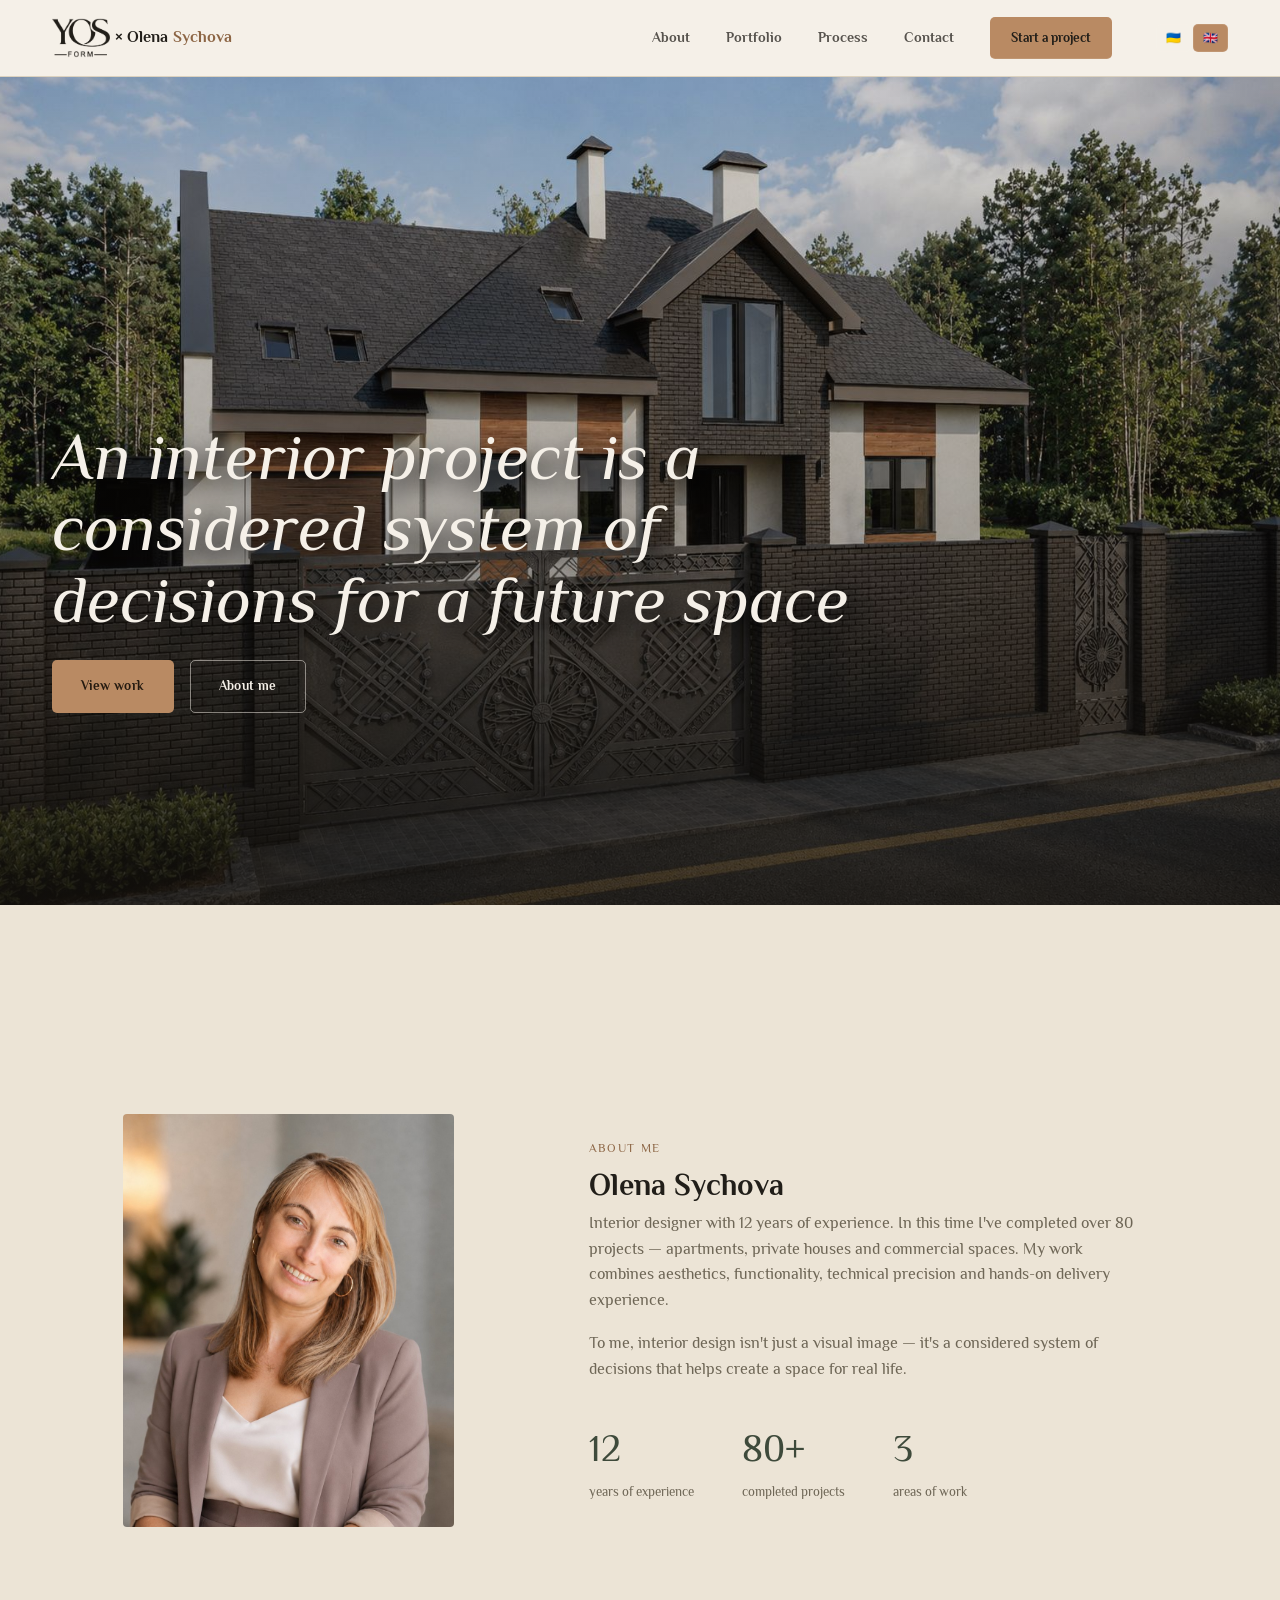
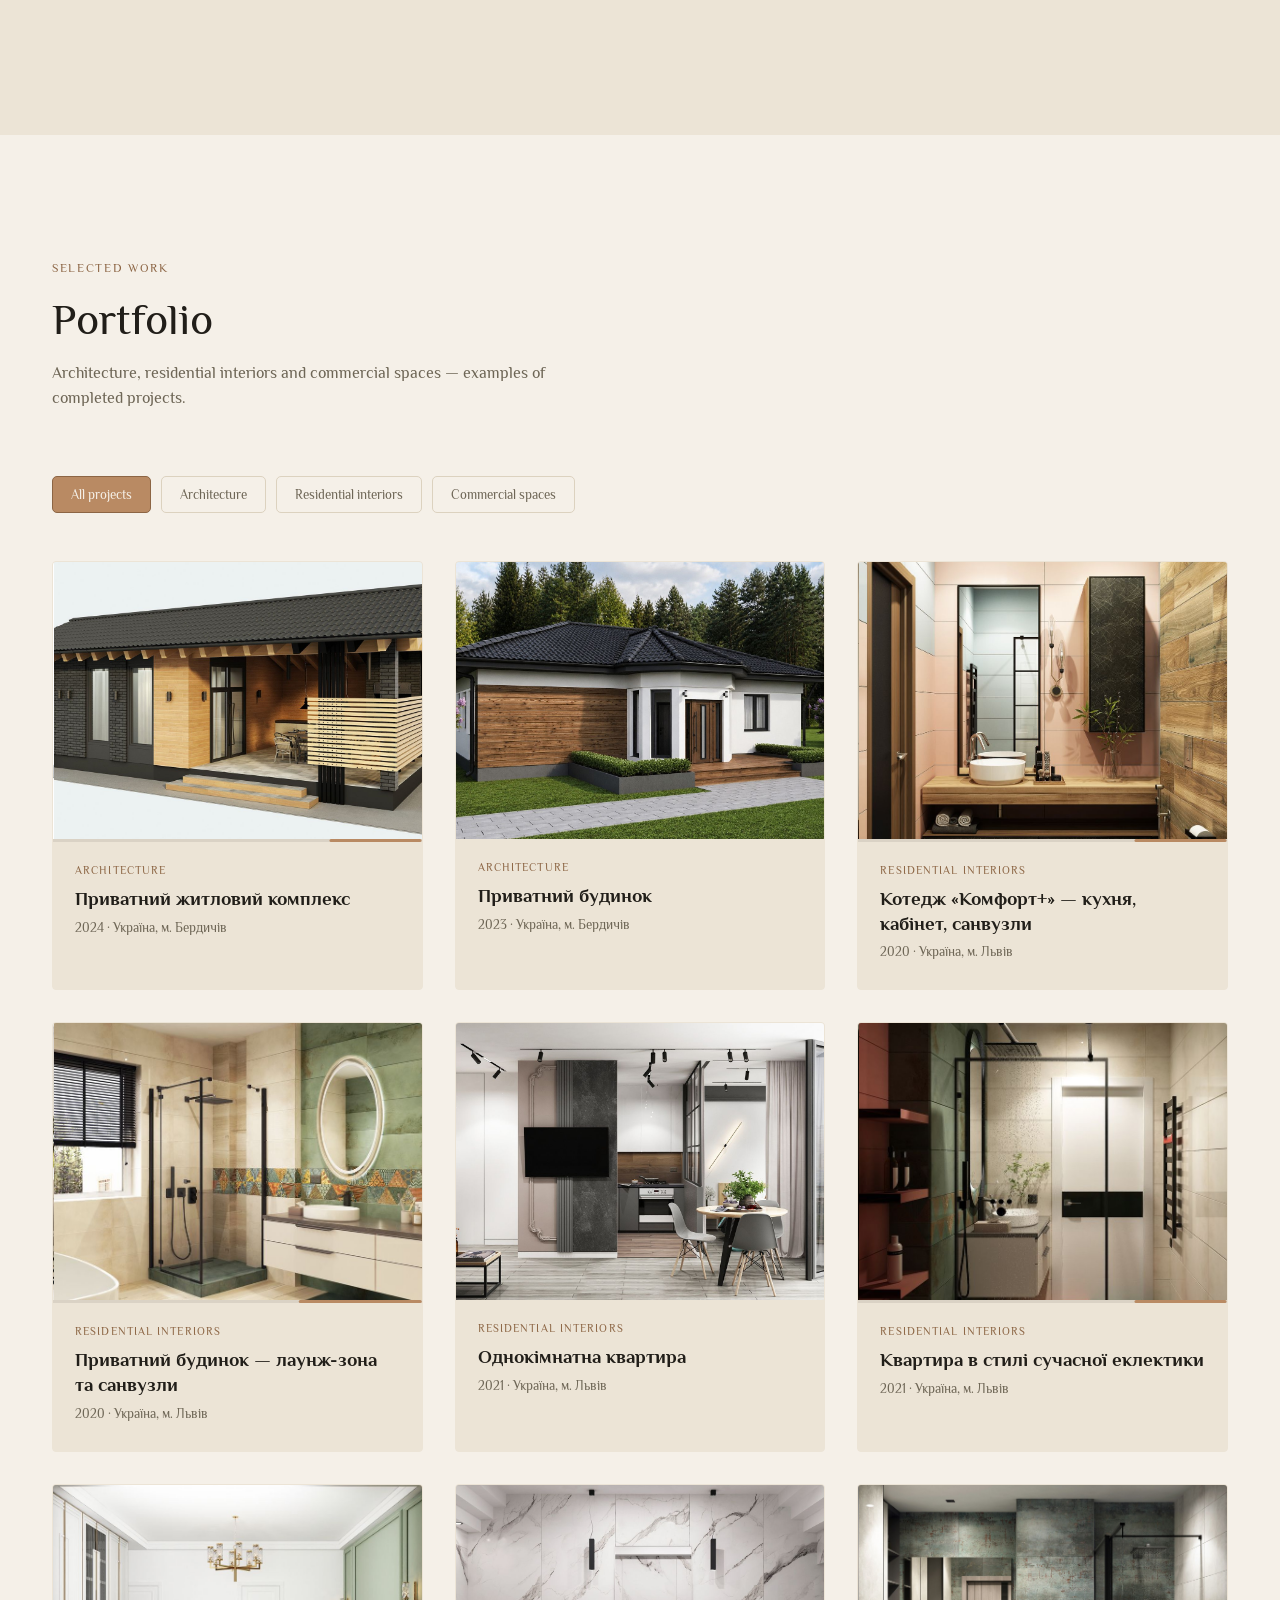
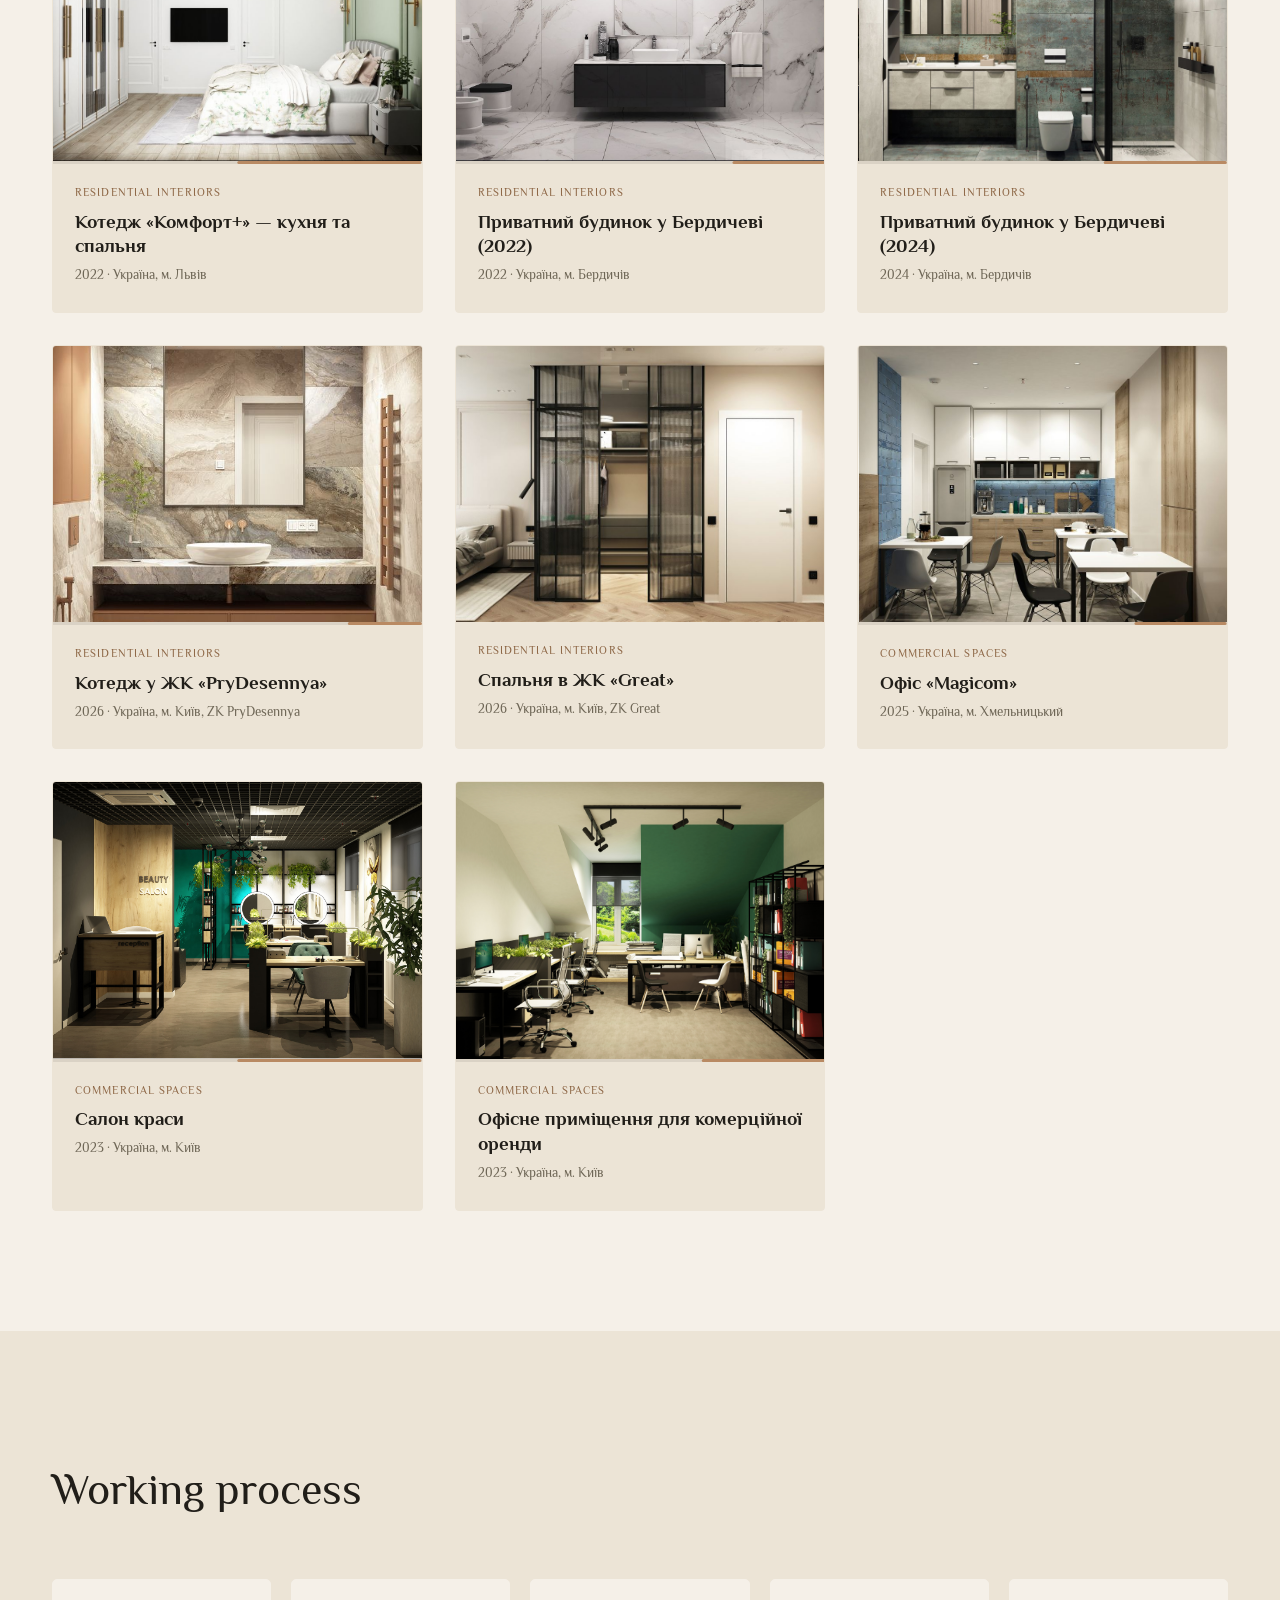
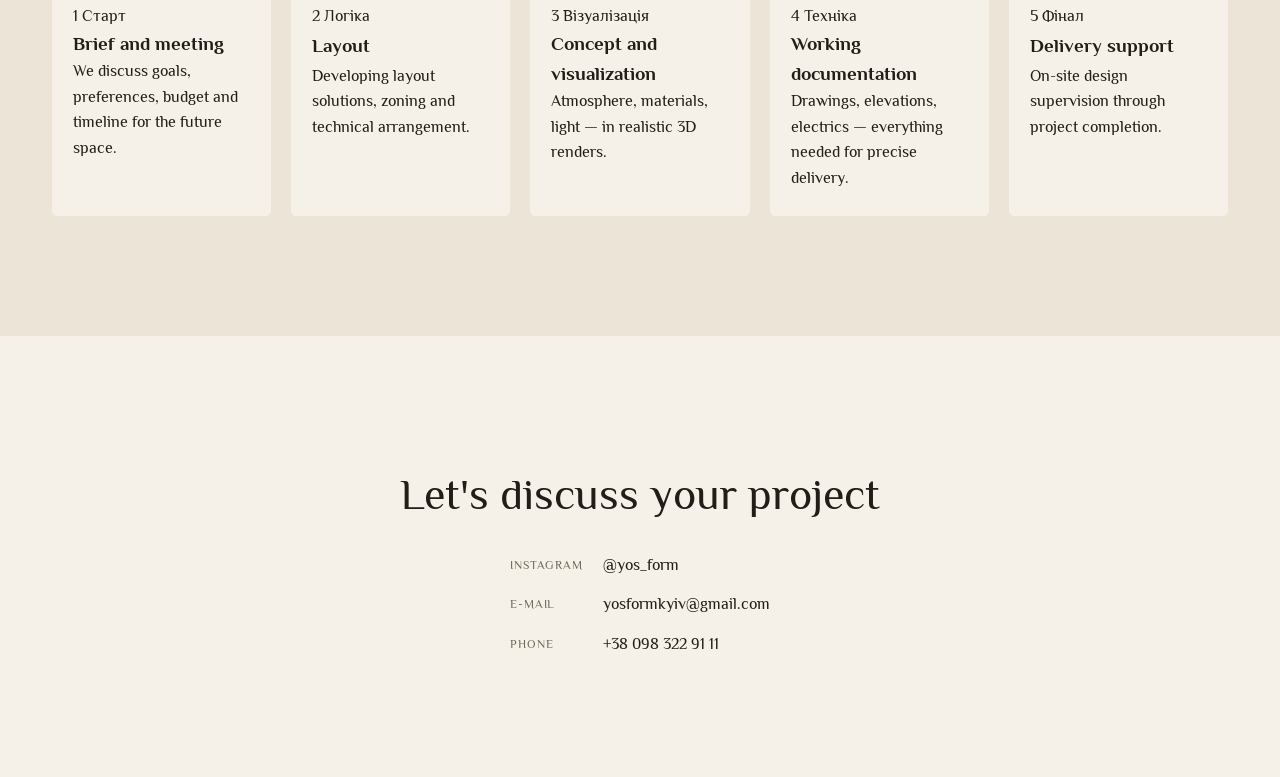
<file: index.html>
<!DOCTYPE html>
<html lang="uk" data-i18n-title="meta.title">
<head>
<meta charset="UTF-8">
<meta name="viewport" content="width=device-width, initial-scale=1.0">
<title>Olena Sychova — Interior Designer</title>
<link rel="stylesheet" href="css/styles.css">
</head>
<body>

<header class="site-header">
  <div class="wrap">
    <a href="index.html" class="logo"><img src="assets/img/Logo.png" alt="YOS"> × Olena <span>Sychova</span></a>
    <nav class="main-nav">
      <a href="#about" data-i18n="nav.about">Дизайнер</a>
      <a href="#portfolio" data-i18n="nav.portfolio">Портфоліо</a>
      <a href="#process" data-i18n="nav.process">Процес роботи</a>
      <a href="#contact" data-i18n="nav.contact">Контакти</a>
      <a href="#contact" class="nav-cta" data-i18n="nav.cta">Обговорити проєкт</a>
      <div class="lang-switch">
        <button data-lang="uk">🇺🇦</button>
        <button data-lang="en">🇬🇧</button>
      </div>
    </nav>
    <button class="nav-toggle" aria-label="Menu">☰</button>
  </div>
</header>

<!-- HERO -->
<section class="hero" id="hero">
  <div class="hero-media">
    <img src="assets/img/hero-house.jpg" alt="Olena Sychova interior design">
  </div>
  <div class="hero-content">
    <h1 class="hero-title" data-i18n="hero.title">Дизайн-проєкт — продумана система рішень для майбутнього простору</h1>
    <div class="hero-actions">
      <a href="#portfolio" class="btn btn-primary" data-i18n="hero.cta_primary">Дивитися роботи</a>
      <a href="#about" class="btn btn-outline" data-i18n="hero.cta_secondary">Про мене</a>
    </div>
  </div>
</section>

<!-- ABOUT -->
<section class="about" id="about">
  <div class="wrap about-grid">
    <div class="about-media">
      <img src="assets/img/about.jpg" alt="Olena Sychova">
    </div>
    <div class="about-text">
      <span class="eyebrow" data-i18n="about.eyebrow">Про дизайнерку</span>
      <h2 class="about-name" data-i18n="about.title">Олена Сичова</h2>
      <p data-i18n="about.text">Дизайнерка інтер'єрів із 12-річним досвідом роботи...</p>
      <p data-i18n="about.text_secondary">Для мене дизайн інтер'єру — це не лише візуальний образ...</p>

      <div class="stat-row">
        <div class="stat"><b data-i18n="about.stat_years_value">12</b><span data-i18n="about.stat_years_label">років досвіду</span></div>
        <div class="stat"><b data-i18n="about.stat_projects_value">80+</b><span data-i18n="about.stat_projects_label">реалізованих проєктів</span></div>
        <div class="stat"><b data-i18n="about.stat_scope_value">3</b><span data-i18n="about.stat_scope_label">напрямки роботи</span></div>
      </div>
    </div>
  </div>
</section>

<!-- PORTFOLIO -->
<section class="portfolio" id="portfolio">
  <div class="wrap">
    <div class="section-head">
      <span class="eyebrow" data-i18n="portfolio.eyebrow">Вибрані роботи</span>
      <h2 class="section-title" data-i18n="portfolio.title">Портфоліо</h2>
      <p class="section-subtitle" data-i18n="portfolio.subtitle">Архітектура, житлові інтер'єри та комерційні простори.</p>
    </div>

    <div class="portfolio-header">
      <div class="filters">
        <button class="filter-btn active" data-filter="all" data-i18n="portfolio.filter_all">Усі проєкти</button>
        <button class="filter-btn" data-filter="architecture" data-i18n="portfolio.filter_architecture">Архітектура</button>
        <button class="filter-btn" data-filter="residential" data-i18n="portfolio.filter_residential">Житлові інтер'єри</button>
        <button class="filter-btn" data-filter="commercial" data-i18n="portfolio.filter_commercial">Комерційні простори</button>
      </div>
    </div>

    <div class="project-grid" id="project-grid">
      <!-- rendered by js/app.js from data/projects.json -->
    </div>
  </div>
</section>

<!-- PROCESS -->
<section class="process" id="process">
  <div class="wrap">
    <div class="section-head">
      <h2 class="section-title" data-i18n="process.title">Процес співпраці</h2>
    </div>

    <div class="process-list">
      <div class="process-item">
        <div class="process-num-wrap">
          <span class="process-num">1</span>
          <span class="process-tag">Старт</span>
        </div>
        <div class="process-content">
          <h3 data-i18n="process.step1_title">Бриф і зустріч</h3>
          <p data-i18n="process.step1_text">Обговорюємо задачі, побажання, бюджет і терміни.</p>
        </div>
      </div>

      <div class="process-item">
        <div class="process-num-wrap">
          <span class="process-num">2</span>
          <span class="process-tag">Логіка</span>
        </div>
        <div class="process-content">
          <h3 data-i18n="process.step2_title">Планування</h3>
          <p data-i18n="process.step2_text">Розробка планувальних рішень, зонування та технічних вузлів.</p>
        </div>
      </div>

      <div class="process-item">
        <div class="process-num-wrap">
          <span class="process-num">3</span>
          <span class="process-tag">Візуалізація</span>
        </div>
        <div class="process-content">
          <h3 data-i18n="process.step3_title">Концепція та візуалізація</h3>
          <p data-i18n="process.step3_text">Атмосфера, матеріали, світло — у реалістичних 3D-візуалізаціях.</p>
        </div>
      </div>

      <div class="process-item">
        <div class="process-num-wrap">
          <span class="process-num">4</span>
          <span class="process-tag">Техніка</span>
        </div>
        <div class="process-content">
          <h3 data-i18n="process.step4_title">Робоча документація</h3>
          <p data-i18n="process.step4_text">Креслення, розгортки, електрика — усе для точної реалізації.</p>
        </div>
      </div>

      <div class="process-item">
        <div class="process-num-wrap">
          <span class="process-num">5</span>
          <span class="process-tag">Фінал</span>
        </div>
        <div class="process-content">
          <h3 data-i18n="process.step5_title">Супровід реалізації</h3>
          <p data-i18n="process.step5_text">Авторський нагляд на об'єкті до завершення проєкту.</p>
        </div>
      </div>
    </div>
  </div>
</section>

<!-- CONTACT -->
<section class="contact" id="contact">
  <div class="wrap contact-grid">
    <div class="contact-info">
      <h2 class="section-title" data-i18n="contact.title">Обговоримо ваш проєкт?</h2>
      <dl>
        <dt data-i18n="contact.instagram_label">Instagram</dt>
        <dd><a href="https://www.instagram.com/yos_form/" target="_blank" rel="noopener">@yos_form</a></dd>
        <dt data-i18n="contact.email_label">E-mail</dt>
        <dd><a href="mailto:karawadzho@gmail.com">yosformkyiv@gmail.com</a></dd>
        <dt data-i18n="contact.phone_label">Телефон</dt>
        <dd><a href="tel:+380983229111">+38 098 322 91 11</a></dd>
      </dl>
    </div>
  </div>
</section>

<script src="js/i18n.js"></script>
<script src="js/app.js"></script>
</body>
</html>
</file>
<file: css/styles.css>
@import url('https://fonts.googleapis.com/css2?family=Philosopher:ital,wght@0,400;0,700;1,400;1,700&family=Stack+Sans+Headline:wght@200..700&display=swap');

:root {
  --bg: #F5F0E8;
  --bg-deep: #23201B;
  --surface: #ECE4D6;
  --surface-line: #DCD2BF;
  --text: #211E19;
  --text-muted: #6E6656;
  --text-inverse: #F5F0E8;
  --accent: #3E4A3B;
  --accent-light: #7C8B77;
  --clay: #B98A63;
  --clay-deep: #8C6544;
  --radius: 5px;
  --radius-lg: 4px;
  --font-display: 'Philosopher', serif;
  --font-sans: 'Philosopher', sans-serif;
  --font-body: 'Philosopher', sans-serif;
  --maxw: 1240px;
}

* {
  box-sizing: border-box;
  margin: 0;
  padding: 0;
}

html {
  scroll-behavior: smooth;
}

body {
  background: var(--bg);
  color: var(--text);
  font-family: var(--font-body);
  font-size: 16px;
  line-height: 1.6;
  -webkit-font-smoothing: antialiased;
}

img {
  max-width: 100%;
  display: block;
}

a {
  color: inherit;
  text-decoration: none;
}

.wrap {
  max-width: var(--maxw);
  margin: 0 auto;
  padding: 0 32px;
}

.eyebrow {
  font-family: var(--font-sans);
  font-size: 12px;
  letter-spacing: 0.14em;
  text-transform: uppercase;
  color: var(--clay-deep);
  font-weight: 500;
  display: inline-flex;
  align-items: center;
  gap: 10px;
}

.site-header {
  position: sticky;
  top: 0;
  z-index: 40;
  background: rgba(245, 240, 232, 0.9);
  backdrop-filter: blur(8px);
  border-bottom: 1px solid var(--surface-line);
}

.site-header .wrap {
  display: flex;
  align-items: center;
  justify-content: space-between;
  height: 76px;
}

.logo {
  display: flex;
  align-items: center;
  justify-content: space-between;
  gap: 5px;
  font-weight: 700;
}

.logo img {
  height: 40px;
}

.logo span {
  color: var(--clay-deep);
}

nav.main-nav {
  display: flex;
  align-items: center;
  gap: 36px;
}

nav.main-nav a {
  font-family: var(--font-sans);
  font-size: 14px;
  font-weight: 700;
  color: var(--text);
  opacity: 0.75;
  transition: 200ms;
  border-bottom: 1px solid rgba(245, 240, 232, 0.108); 
}

nav.main-nav a:hover {
  opacity: 1;
  border-bottom: 1px solid #B98A63;
  transition: 200ms;
}

.nav-cta {
  padding: 10px 20px;
  background: var(--clay);
  color: var(--text-inverse);
  border-radius: var(--radius);
  font-size: 13px !important;
  opacity: 1 !important;
  border: 1px solid #B98A63;
}

.nav-cta:hover {
  border: 1px solid #B98A63;
  background-color: rgba(245, 240, 232, 0);
  transition: 200ms;
}

.lang-switch {
  display: flex;
  gap: 2px;
  margin-left: 8px;
}

.lang-switch button {
  font-family: var(--font-sans);
  font-size: 12px;
  font-weight: 500;
  padding: 6px 9px;
  background: none;
  border: 1px solid rgba(245, 240, 232, 0.108);
  color: var(--text-muted);
  cursor: pointer;
  text-transform: uppercase;
  transition: 200ms;
  border-radius: 5px;
}

.lang-switch button.active {
  background: var(--clay);
  color: var(--text-inverse);
}

.lang-switch button:hover {
  border: 1px solid #B98A63;
  transition: 200ms;
}

.nav-toggle {
  display: none;
  background: none;
  border: 0;
  cursor: pointer;
}

.hero {
  position: relative;
  min-height: 92vh;
  display: flex;
  align-items: flex-end;
  overflow: hidden;
}

.hero-media {
  position: absolute;
  inset: 0;
}

.hero-media img {
  width: 100%;
  height: 100%;
  object-fit: cover;
}

.hero-media::after {
  content: "";
  position: absolute;
  inset: 0;
  background: linear-gradient(0deg, rgba(20, 17, 13, 0.82) 0%, rgba(20, 17, 13, 0.35) 45%, rgba(20, 17, 13, 0.15) 100%);
}

.hero-content {
  position: relative;
  z-index: 2;
  color: var(--text-inverse);
  padding: 0 32px 72px;
  max-width: var(--maxw);
  margin: 0 auto;
  width: 100%;
}

.hero-content .eyebrow {
  color: #D9C2A6;
}

.hero-content .eyebrow::before {
  background: #D9C2A6;
}

.hero-title {
  font-family: var(--font-display);
  font-weight: 500;
  font-style: italic;
  font-size: clamp(34px, 5.2vw, 68px);
  line-height: 1.08;
  max-width: 820px;
  margin: 20px 0 24px;
  filter: drop-shadow(8px 8px 12px rgb(0, 0, 0));
}

.hero-subtitle {
  font-size: 17px;
  color: #E7DFD2;
  max-width: 480px;
  margin-bottom: 36px;
  filter: drop-shadow(2px 2px 4px rgb(0, 0, 0));
}

.hero-actions {
  display: flex;
  gap: 16px;
  flex-wrap: wrap;
}

.btn {
  font-family: var(--font-sans);
  font-size: 13px;
  font-weight: 500;
  letter-spacing: 0.03em;
  padding: 15px 28px;
  border-radius: var(--radius);
  cursor: pointer;
  border: 1px solid transparent;
  display: inline-flex;
  align-items: center;
  gap: 8px;
  transition: 200ms;
}

.btn-primary {
  background: var(--clay);
  color: #241a10;
  font-weight: 700;
  border-color: rgba(245, 240, 232, 0);
}

.btn-primary:hover {
  background: rgba(245, 240, 232, 0.12);
  transition: 200ms;
  color: var(--text-inverse);
  border-color: rgba(245, 240, 232, 0.5);
  transform: scale(1.05);
}

.btn-outline {
  border-color: rgba(245, 240, 232, 0.5);
  color: var(--text-inverse);
  font-weight: 700;
}

.btn-outline:hover {
  background: rgba(245, 240, 232, 0.12);
}

.btn-dark {
  background: var(--accent);
  color: var(--text-inverse);
}

.btn-dark:hover {
  background: #4C5A48;
}

section {
  padding: 120px 0;
}

.section-head {
  max-width: 640px;
  margin-bottom: 64px;
}

.section-title {
  font-family: var(--font-display);
  font-weight: 500;
  font-size: clamp(28px, 3.4vw, 44px);
  margin-top: 14px;
  line-height: 1.15;
}

.section-subtitle {
  color: var(--text-muted);
  margin-top: 16px;
  font-size: 16px;
  max-width: 520px;
}

.about {
  background: var(--surface);
}

.about-grid {
  display: grid;
  grid-template-columns: 0.85fr 1.15fr;
  gap: 64px;
  align-items: center;
}

.about-media {
  position: relative;
  align-self: stretch;
  display: flex;
  align-items: center;
  justify-content: center;
}

.about-media img {
  border-radius: var(--radius-lg);
  height: 70%;
  object-fit: cover;
}

.about-media::before {
  content: "";
  position: absolute;
  top: -18px;
  left: -18px;
  right: 18px;
  bottom: 18px;
  border: 1px solid var(--clay);
  z-index: -1;
}

.pillars {
  display: flex;
  gap: 0;
  margin-top: 36px;
  border-top: 1px solid var(--surface-line);
}

.pillars span {
  font-family: var(--font-sans);
  font-size: 12px;
  letter-spacing: 0.1em;
  text-transform: uppercase;
  color: var(--text-muted);
  padding: 16px 24px 0 0;
}

.about-text p {
  margin-bottom: 18px;
  color: var(--text-muted);
  font-size: 16px;
  max-width: 560px;
}

.about-name {
  font-family: var(--font-display);
  font-size: 30px;
  margin-bottom: 2px;
}

.about-role {
  font-family: var(--font-sans);
  font-size: 13px;
  letter-spacing: 0.08em;
  text-transform: uppercase;
  color: var(--clay-deep);
  margin-bottom: 24px;
  display: block;
}

.stat-row {
  display: flex;
  gap: 48px;
  margin-top: 36px;
  flex-wrap: wrap;
}

.stat b {
  font-family: var(--font-display);
  font-size: 38px;
  font-weight: 500;
  display: block;
  color: var(--accent);
}

.stat span {
  font-size: 13px;
  color: var(--text-muted);
}

.portfolio-header {
  display: flex;
  justify-content: space-between;
  align-items: flex-end;
  gap: 32px;
  flex-wrap: wrap;
  margin-bottom: 48px;
}

.filters {
  display: flex;
  gap: 10px;
  flex-wrap: wrap;
}

.filter-btn {
  font-family: var(--font-sans);
  font-size: 13px;
  font-weight: 500;
  padding: 10px 18px;
  border: 1px solid var(--surface-line);
  border-radius: var(--radius);
  background: transparent;
  color: var(--text-muted);
  cursor: pointer;
  transition: all .2s;
}

.filter-btn.active,
.filter-btn:hover {
  background: var(--clay);
  color: var(--text-inverse);
  border-color: var(--clay-deep);
}

.project-grid {
  display: grid;
  grid-template-columns: repeat(3, 1fr);
  gap: 32px;
}

.project-card {
  display: flex;
  flex-direction: column;
  background: var(--surface);
  overflow: hidden;
  border-radius: var(--radius-lg);
  border: 1px solid var(--surface);
  transition: transform 0.2s ease, border-color 0.2s ease;
}

.project-card:hover {
  border-color: var(--clay-deep);
}

.thumb-carousel-wrapper {
  position: relative;
  width: 100%;
}

.thumb-carousel {
  position: relative;
  aspect-ratio: 4/3;
  overflow-x: auto;
  overflow-y: hidden;
  scroll-snap-type: x mandatory;
  scroll-behavior: smooth;
  -webkit-overflow-scrolling: touch;
  scrollbar-width: none;
  cursor: grab;
  user-select: none;
}

.thumb-carousel::-webkit-scrollbar {
  display: none;
}

.thumb-carousel.dragging {
  cursor: grabbing;
  scroll-snap-type: none;
  scroll-behavior: auto;
}

.thumb-track {
  display: flex;
  height: 100%;
}

.thumb-track img {
  flex: 0 0 100%;
  width: 100%;
  height: 100%;
  object-fit: cover;
  scroll-snap-align: start;
  user-select: none;
  -webkit-user-drag: none;
  pointer-events: none;
}

.carousel-arrow {
  position: absolute;
  top: 50%;
  transform: translateY(-50%);
  z-index: 10;
  width: 34px;
  height: 34px;
  background: rgba(245, 240, 232, 0.85);
  color: var(--text);
  border: 1px solid var(--surface-line);
  border-radius: 50%;
  display: flex;
  align-items: center;
  justify-content: center;
  font-size: 20px;
  line-height: 1;
  cursor: pointer;
  opacity: 0;
  transition: opacity 0.25s ease, background-color 0.2s ease, transform 0.2s ease;
  user-select: none;
}

.carousel-arrow.prev {
  left: 10px;
}

.carousel-arrow.next {
  right: 10px;
}

.thumb-carousel-wrapper:hover .carousel-arrow {
  opacity: 1;
}

.carousel-arrow:hover {
  background: #ffffff;
  color: var(--clay-deep);
  transform: translateY(-50%) scale(1.1);
}

.thumb-scrollbar {
  height: 3px;
  width: 100%;
  background: rgba(0, 0, 0, 0.08);
  position: relative;
  overflow: hidden;
}

.thumb-scrollbar-thumb {
  height: 100%;
  background: var(--clay);
  width: 30%;
  position: absolute;
  top: 0;
  left: 0;
  border-radius: 2px;
  transition: transform 0.1s ease-out;
}

.project-card .card-body {
  display: block;
  padding: 20px 22px 26px;
  cursor: pointer;
}

.card-cat {
  font-family: var(--font-sans);
  font-size: 11px;
  letter-spacing: 0.1em;
  text-transform: uppercase;
  color: var(--clay-deep);
  margin-bottom: 8px;
  display: block;
}

.card-title {
  font-family: var(--font-display);
  font-size: 19px;
  line-height: 1.3;
  margin-bottom: 6px;
}

.card-meta {
  font-size: 13px;
  color: var(--text-muted);
}

.process {
  width: 100%;
  min-height: auto;
  background-color: var(--surface);
}

.process-list {
  width: 100%;
  display: flex;
  justify-content: space-between;
  align-items: stretch;
  gap: 20px;
}

.process-item {
  flex: 1;
  background-color: var(--bg);
  border-radius: var(--radius);
  padding: 24px 20px;
  border: 1px solid var(--bg);
  transition: transform 200ms ease, border-color 200ms ease;
  display: flex;
  flex-direction: column;
}

.process-item:hover {
  border: 1px solid var(--clay-deep);
  transform: scale(1.03);
}

.process-content {
  width: 100%;
  height: 60%;
  display: flex;
  flex-direction: column;
  justify-content: space-around;
}

.contact-info {
  display: flex;
  flex-direction: column;
  align-items: center;
}

.contact-info dl {
  display: grid;
  grid-template-columns: auto 1fr;
  gap: 14px 20px;
  margin-top: 32px;
}

.contact-info dt {
  font-family: var(--font-sans);
  font-size: 12px;
  text-transform: uppercase;
  letter-spacing: 0.08em;
  color: var(--text-muted);
  align-self: center;
}

.contact-info dd {
  font-size: 16px;
}

.project-hero {
  position: relative;
  height: 64vh;
  min-height: 420px;
  overflow: hidden;
}

.project-hero .back-link {
  position: absolute;
  top: 32px;
  left: 32px;
  z-index: 10;
  font-family: var(--font-sans);
  font-size: 13px;
  display: inline-flex;
  align-items: center;
  gap: 8px;
  color: var(--text-inverse);
  padding: 10px 18px;
  transition: all 0.2s ease;
}

.project-hero .back-link:hover {
  transform: translateY(-2px);
}


.project-hero .wrap {
  position: absolute;
  bottom: 0;
  left: 0;
  right: 0;
  padding-bottom: 48px;
  color: var(--text-inverse);
}

.project-hero img {
  position: absolute;
  inset: 0;
  width: 100%;
  height: 100%;
  object-fit: cover;
}

.project-hero::after {
  content: "";
  position: absolute;
  inset: 0;
  background: linear-gradient(0deg, rgba(20, 17, 13, 0.78), rgba(20, 17, 13, 0.05));
}

.project-footer-actions {
  margin-top: 56px;
  display: flex;
  justify-content: center;
}

.project-title {
  position: relative;
  z-index: 2;
  font-family: var(--font-display);
  font-style: italic;
  font-size: clamp(28px, 4vw, 48px);
  margin-top: 0;
}

.project-body {
  padding: 80px 0;
}

.project-meta-row {
  display: grid;
  grid-template-columns: repeat(3, 1fr);
  gap: 32px;
  border-top: 1px solid var(--surface-line);
  border-bottom: 1px solid var(--surface-line);
  padding: 28px 0;
  margin-bottom: 48px;
}

.project-meta-row dt {
  font-family: var(--font-sans);
  font-size: 11px;
  text-transform: uppercase;
  letter-spacing: 0.1em;
  color: var(--text-muted);
  margin-bottom: 6px;
}

.project-meta-row dd {
  font-size: 16px;
}

.project-description {
  max-width: 680px;
  font-size: 17px;
  color: var(--text-muted);
  margin-bottom: 56px;
}

.project-gallery {
  display: flex;
  flex-direction: column;
  gap: 32px;
}

.project-gallery img {
  width: 100%;
  height: auto;
  border-radius: var(--radius-lg);
  cursor: pointer;
  object-fit: cover;
}

.lightbox {
  display: none;
  position: fixed;
  z-index: 1000;
  inset: 0;
  background-color: rgba(20, 17, 13, 0.9);
  backdrop-filter: blur(8px);
  justify-content: center;
  align-items: center;
  padding: 20px;
}

.lightbox.active {
  display: flex;
}

.lightbox-content {
  max-width: 90vw;
  max-height: 90vh;
  object-fit: contain;
  border-radius: var(--radius-lg);
  box-shadow: 0 10px 40px rgba(0, 0, 0, 0.5);
  animation: zoomIn 0.25s ease;
}

.lightbox-close {
  position: absolute;
  top: 24px;
  right: 32px;
  color: var(--text-inverse);
  font-size: 40px;
  font-weight: 300;
  cursor: pointer;
  line-height: 1;
  transition: color 0.2s;
}

.lightbox-close:hover {
  color: var(--clay);
}

@keyframes zoomIn {
  from {
    transform: scale(0.9);
    opacity: 0;
  }
  to {
    transform: scale(1);
    opacity: 1;
  }
}

@media(max-width: 960px) {
  .project-grid {
    grid-template-columns: repeat(2, 1fr);
  }

  .about-grid,
  .contact-grid {
    grid-template-columns: 1fr;
  }

  .about-media img {
    width: 85%;
    height: 85%;
  }

  nav.main-nav {
    position: fixed;
    top: 76px;
    left: 0;
    right: 0;
    background: var(--bg);
    flex-direction: column;
    align-items: flex-start;
    padding: 24px 32px;
    border-bottom: 1px solid var(--surface-line);
    display: none;
    gap: 20px;
  }

  .stat-row {
    flex-direction: column;
    text-align: center;
  }

  nav.main-nav.open {
    display: flex;
  }

  .nav-toggle {
    display: block;
  }

  .process-list {
    flex-direction: column;
    gap: 16px;
  }

  .process-item {
    width: 100%;
    padding: 20px 24px;
  }

  .carousel-arrow {
    opacity: 0.8;
  }
}

@media(max-width: 640px) {
  .project-grid {
    grid-template-columns: 1fr;
  }

  section {
    padding: 80px 0;
  }

  .project-meta-row {
    grid-template-columns: 1fr;
    gap: 16px;
  }

  .wrap {
    padding: 0 20px;
  }
}
</file>
